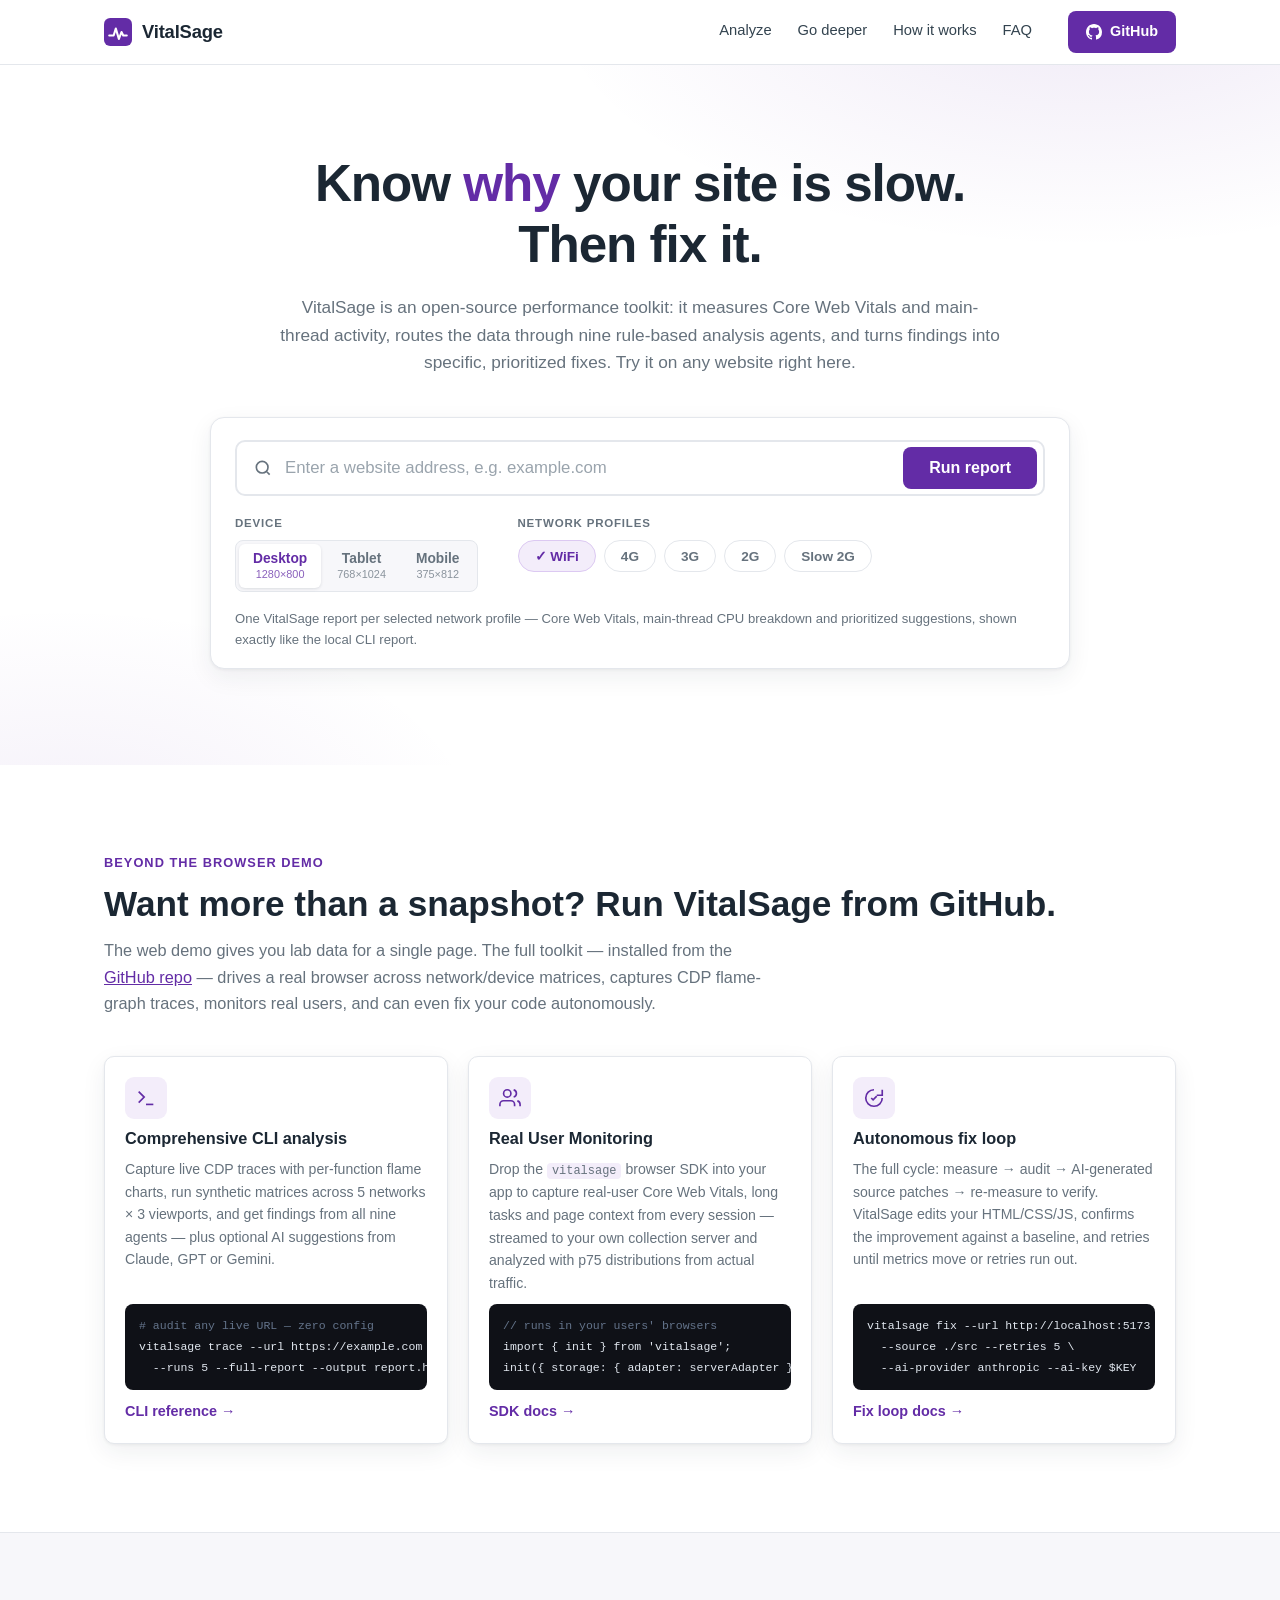
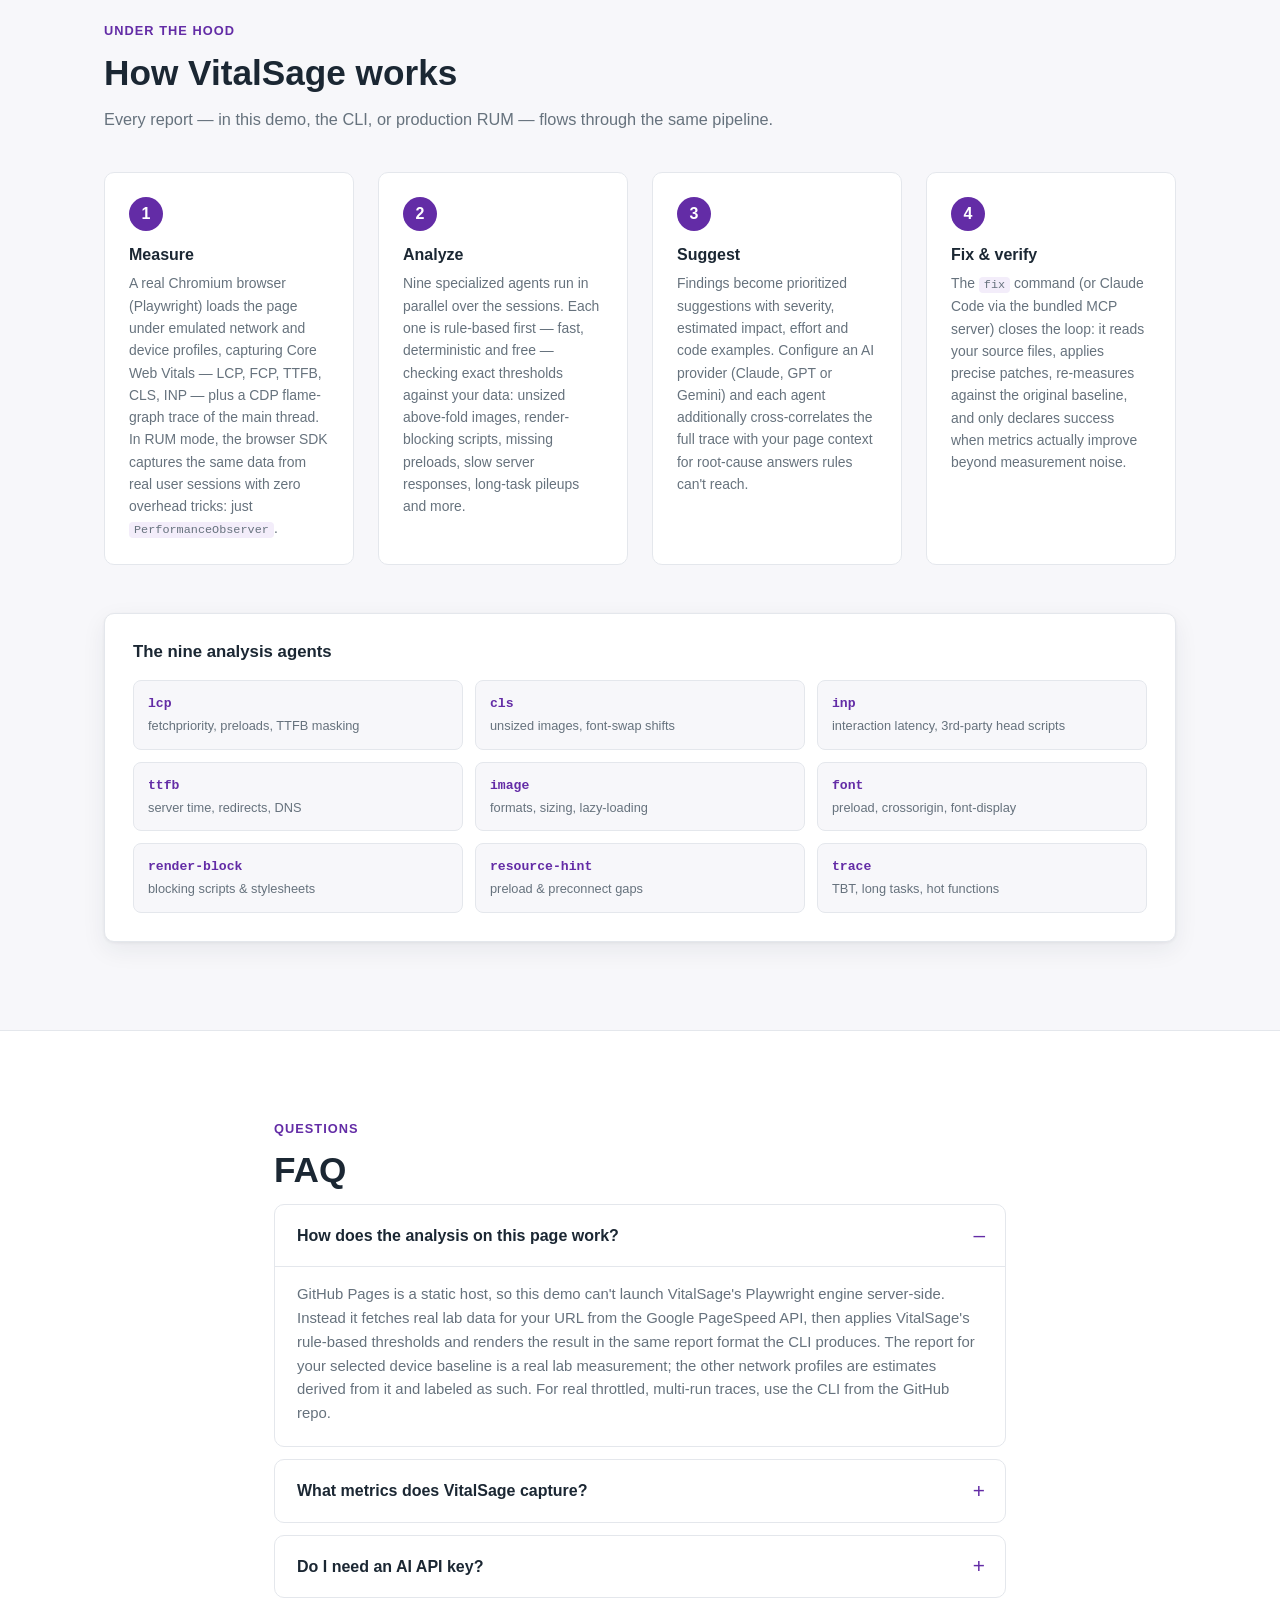
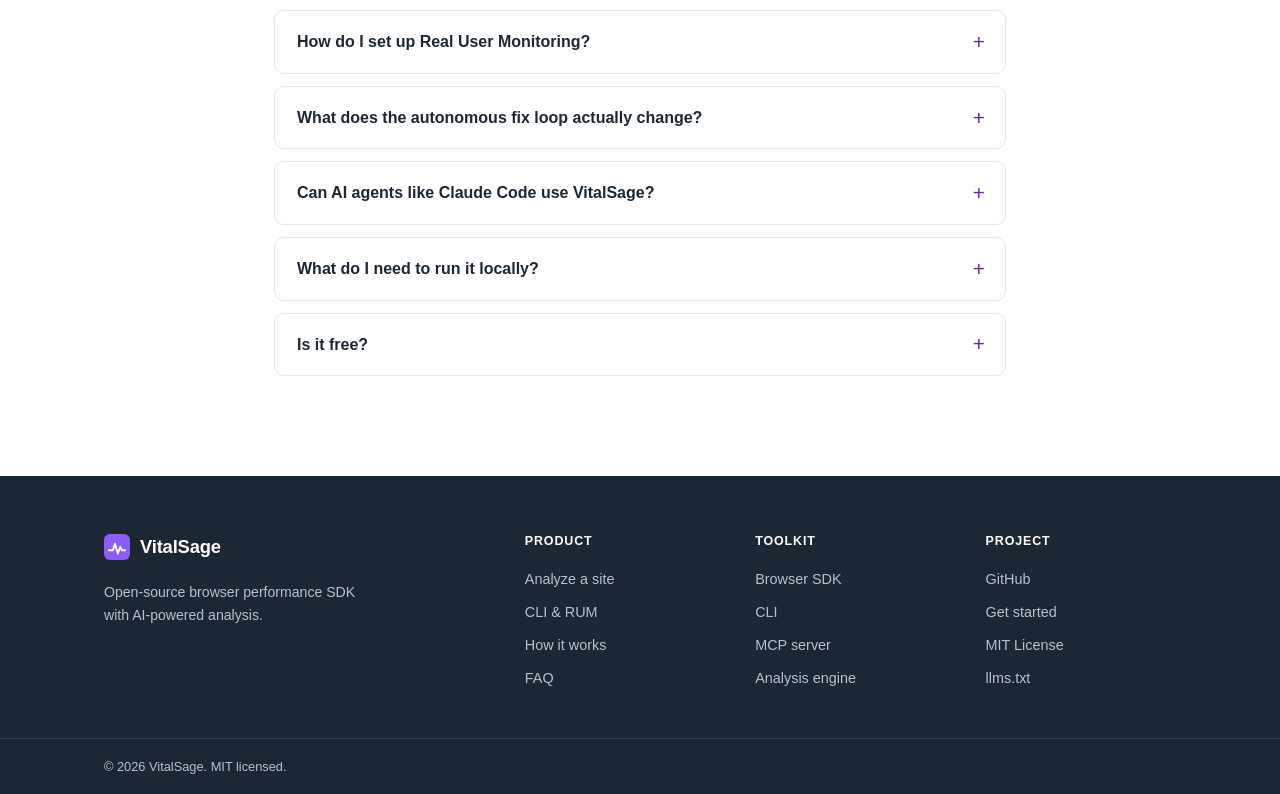
<file: index.html>
<!DOCTYPE html>
<html lang="en">
<head>
<meta charset="UTF-8">
<meta name="viewport" content="width=device-width, initial-scale=1">
<title>VitalSage — Open-source performance analysis with AI-powered fixes</title>
<meta name="description" content="Run VitalSage on any website: Core Web Vitals, main-thread analysis and actionable suggestions. Open-source SDK, CLI and autonomous fix loop.">
<meta name="keywords" content="Core Web Vitals, web performance, LCP, CLS, INP, TTFB, FCP, Lighthouse, performance monitoring, open source, RUM, real user monitoring, PageSpeed">
<meta name="author" content="VitalSage">
<meta name="robots" content="index, follow, max-image-preview:large">
<meta name="theme-color" content="#632CA6">
<link rel="canonical" href="https://marinaageeva14.github.io/vitalsage-site/">

<!-- Open Graph -->
<meta property="og:type" content="website">
<meta property="og:site_name" content="VitalSage">
<meta property="og:url" content="https://marinaageeva14.github.io/vitalsage-site/">
<meta property="og:title" content="VitalSage — Open-source performance analysis with AI-powered fixes">
<meta property="og:description" content="Run VitalSage on any website: Core Web Vitals, main-thread analysis and actionable suggestions. Open-source SDK, CLI and autonomous fix loop.">
<meta property="og:image" content="https://marinaageeva14.github.io/vitalsage-site/og-image.png">
<meta property="og:image:width" content="1200">
<meta property="og:image:height" content="630">
<meta property="og:image:alt" content="VitalSage — Know why your site is slow. Then fix it.">

<!-- Twitter -->
<meta name="twitter:card" content="summary_large_image">
<meta name="twitter:title" content="VitalSage — Open-source performance analysis with AI-powered fixes">
<meta name="twitter:description" content="Run VitalSage on any website: Core Web Vitals, main-thread analysis and actionable suggestions. Open-source SDK, CLI and autonomous fix loop.">
<meta name="twitter:image" content="https://marinaageeva14.github.io/vitalsage-site/og-image.png">

<link rel="icon" href="data:image/svg+xml,%3Csvg xmlns='http://www.w3.org/2000/svg' viewBox='0 0 32 32'%3E%3Crect width='32' height='32' rx='7' fill='%23632CA6'/%3E%3Cpath d='M6 20 L11 20 L13.5 12 L17 24 L20 16 L22 20 L26 20' stroke='%23fff' stroke-width='2.4' fill='none' stroke-linecap='round' stroke-linejoin='round'/%3E%3C/svg%3E">
<link rel="stylesheet" href="styles.css">

<!-- Structured data: helps Google understand the app + FAQ -->
<script type="application/ld+json">
{
  "@context": "https://schema.org",
  "@graph": [
    {
      "@type": "SoftwareApplication",
      "name": "VitalSage",
      "applicationCategory": "DeveloperApplication",
      "operatingSystem": "Cross-platform",
      "description": "Open-source browser performance SDK with AI-powered analysis. Captures real-user Core Web Vitals and main-thread traces, then routes findings through rule-based agents and an optional LLM for actionable suggestions.",
      "url": "https://marinaageeva14.github.io/vitalsage-site/",
      "codeRepository": "https://github.com/marinaageeva14/vitalsage",
      "license": "https://opensource.org/licenses/MIT",
      "offers": { "@type": "Offer", "price": "0", "priceCurrency": "USD" }
    },
    {
      "@type": "FAQPage",
      "mainEntity": [
        {
          "@type": "Question",
          "name": "What metrics does VitalSage capture?",
          "acceptedAnswer": { "@type": "Answer", "text": "All Core Web Vitals — LCP, FCP, TTFB, CLS and INP — rated against Google CrUX thresholds, plus main-thread trace metrics: Total Blocking Time, long-task counts, JS execute/compile time, rendering time, forced layouts, style recalcs, DOM node counts, JS heap and a per-function CPU flame chart." }
        },
        {
          "@type": "Question",
          "name": "Do I need an AI API key?",
          "acceptedAnswer": { "@type": "Answer", "text": "No. VitalSage works fully without an LLM — the nine agents are rule-based and produce data-driven findings on their own. An API key from Anthropic, OpenAI or Gemini is optional and adds deeper suggestions plus the autonomous fix loop." }
        },
        {
          "@type": "Question",
          "name": "Is VitalSage free?",
          "acceptedAnswer": { "@type": "Answer", "text": "Yes — VitalSage is fully open source under the MIT license. The only optional cost is your own AI provider key if you enable AI-enhanced suggestions or the fix loop." }
        }
      ]
    }
  ]
}
</script>
<link rel="llms" type="text/plain" href="https://zmist.vercel.app//s/39f433ea0639532ae074ff12/llms.txt">
</head>
<body>

<!-- ============ NAV ============ -->
<header class="nav">
  <div class="nav-inner">
    <a href="#top" class="brand">
      <svg viewBox="0 0 32 32" width="28" height="28" aria-hidden="true">
        <rect width="32" height="32" rx="7" fill="#632CA6"/>
        <path d="M6 20 L11 20 L13.5 12 L17 24 L20 16 L22 20 L26 20" stroke="#fff" stroke-width="2.4" fill="none" stroke-linecap="round" stroke-linejoin="round"/>
      </svg>
      <span>VitalSage</span>
    </a>
    <nav class="nav-links">
      <a href="#analyze">Analyze</a>
      <a href="#advanced">Go deeper</a>
      <a href="#how-it-works">How it works</a>
      <a href="#faq">FAQ</a>
    </nav>
    <a class="btn btn-primary nav-cta" href="https://github.com/marinaageeva14/vitalsage" target="_blank" rel="noopener">
      <svg viewBox="0 0 16 16" width="16" height="16" fill="currentColor" aria-hidden="true"><path d="M8 0C3.58 0 0 3.58 0 8c0 3.54 2.29 6.53 5.47 7.59.4.07.55-.17.55-.38 0-.19-.01-.82-.01-1.49-2.01.37-2.53-.49-2.69-.94-.09-.23-.48-.94-.82-1.13-.28-.15-.68-.52-.01-.53.63-.01 1.08.58 1.23.82.72 1.21 1.87.87 2.33.66.07-.52.28-.87.51-1.07-1.78-.2-3.64-.89-3.64-3.95 0-.87.31-1.59.82-2.15-.08-.2-.36-1.02.08-2.12 0 0 .67-.21 2.2.82.64-.18 1.32-.27 2-.27s1.36.09 2 .27c1.53-1.04 2.2-.82 2.2-.82.44 1.1.16 1.92.08 2.12.51.56.82 1.27.82 2.15 0 3.07-1.87 3.75-3.65 3.95.29.25.54.73.54 1.48 0 1.07-.01 1.93-.01 2.2 0 .21.15.46.55.38A8.01 8.01 0 0 0 16 8c0-4.42-3.58-8-8-8z"/></svg>
      GitHub
    </a>
  </div>
</header>

<main id="top">

<!-- ============ HERO / ANALYZE ============ -->
<section class="hero" id="analyze">
  <div class="hero-glow" aria-hidden="true"></div>
  <div class="container">
    <h1>Know <em>why</em> your site is slow.<br>Then fix it.</h1>
    <p class="hero-sub">
      VitalSage is an open-source performance toolkit: it measures Core Web Vitals and main-thread
      activity, routes the data through nine rule-based analysis agents, and turns findings into
      specific, prioritized fixes. Try it on any website right here.
    </p>

    <form class="search-card" id="analyze-form">
      <div class="search-row">
        <svg class="search-icon" viewBox="0 0 24 24" width="20" height="20" fill="none" stroke="currentColor" stroke-width="2" aria-hidden="true"><circle cx="11" cy="11" r="7"/><path d="m20 20-3.5-3.5"/></svg>
        <input type="text" id="url-input" placeholder="Enter a website address, e.g. example.com" autocomplete="url" spellcheck="false" required>
        <button type="submit" class="btn btn-primary btn-lg" id="analyze-btn">Run report</button>
      </div>

      <div class="config-row">
        <div class="config-group">
          <span class="config-label">Device</span>
          <div class="seg" id="device-seg" role="tablist" aria-label="Device profile">
            <button type="button" class="seg-btn active" data-device="desktop" role="tab" aria-selected="true">Desktop <small>1280×800</small></button>
            <button type="button" class="seg-btn" data-device="tablet" role="tab" aria-selected="false">Tablet <small>768×1024</small></button>
            <button type="button" class="seg-btn" data-device="mobile" role="tab" aria-selected="false">Mobile <small>375×812</small></button>
          </div>
        </div>
        <div class="config-group">
          <span class="config-label">Network profiles</span>
          <div class="chips" id="network-chips">
            <button type="button" class="chip active" data-network="wifi">WiFi</button>
            <button type="button" class="chip" data-network="4g">4G</button>
            <button type="button" class="chip" data-network="3g">3G</button>
            <button type="button" class="chip" data-network="2g">2G</button>
            <button type="button" class="chip" data-network="slow-2g">Slow 2G</button>
          </div>
        </div>
      </div>
      <p class="search-hint">
        One VitalSage report per selected network profile — Core Web Vitals, main-thread CPU breakdown
        and prioritized suggestions, shown exactly like the local CLI report.
      </p>
    </form>
  </div>
</section>

<!-- ============ GO DEEPER ============ -->
<section class="section" id="advanced">
  <div class="container">
    <p class="kicker">Beyond the browser demo</p>
    <h2>Want more than a snapshot? Run VitalSage from GitHub.</h2>
    <p class="section-sub">
      The web demo gives you lab data for a single page. The full toolkit — installed from the
      <a href="https://github.com/marinaageeva14/vitalsage" target="_blank" rel="noopener">GitHub repo</a> —
      drives a real browser across network/device matrices, captures CDP flame-graph traces, monitors
      real users, and can even fix your code autonomously.
    </p>

    <div class="cards-3">
      <article class="card">
        <div class="card-icon" aria-hidden="true">
          <svg viewBox="0 0 24 24" width="22" height="22" fill="none" stroke="currentColor" stroke-width="1.8"><path d="m4 17 6-6-6-6"/><path d="M12 19h8"/></svg>
        </div>
        <h3>Comprehensive CLI analysis</h3>
        <p>
          Capture live CDP traces with per-function flame charts, run synthetic matrices across
          5 networks × 3 viewports, and get findings from all nine agents — plus optional AI
          suggestions from Claude, GPT or Gemini.
        </p>
        <pre class="snippet"><code><span class="c"># audit any live URL — zero config</span>
vitalsage trace --url https://example.com \
  --runs 5 --full-report --output report.html</code></pre>
        <a class="card-link" href="https://github.com/marinaageeva14/vitalsage#cli--vitalsage" target="_blank" rel="noopener">CLI reference →</a>
      </article>

      <article class="card">
        <div class="card-icon" aria-hidden="true">
          <svg viewBox="0 0 24 24" width="22" height="22" fill="none" stroke="currentColor" stroke-width="1.8"><path d="M17 21v-2a4 4 0 0 0-4-4H5a4 4 0 0 0-4 4v2"/><circle cx="9" cy="7" r="4"/><path d="M23 21v-2a4 4 0 0 0-3-3.87"/><path d="M16 3.13a4 4 0 0 1 0 7.75"/></svg>
        </div>
        <h3>Real User Monitoring</h3>
        <p>
          Drop the <code>vitalsage</code> browser SDK into your app to capture real-user Core Web
          Vitals, long tasks and page context from every session — streamed to your own collection
          server and analyzed with p75 distributions from actual traffic.
        </p>
        <pre class="snippet"><code><span class="c">// runs in your users' browsers</span>
import { init } from 'vitalsage';
init({ storage: { adapter: serverAdapter } });</code></pre>
        <a class="card-link" href="https://github.com/marinaageeva14/vitalsage#browser-sdk--vitalsage" target="_blank" rel="noopener">SDK docs →</a>
      </article>

      <article class="card">
        <div class="card-icon" aria-hidden="true">
          <svg viewBox="0 0 24 24" width="22" height="22" fill="none" stroke="currentColor" stroke-width="1.8"><path d="M21 12a9 9 0 1 1-9-9"/><path d="M21 3v6h-6"/><path d="m9 12 2 2 4-4"/></svg>
        </div>
        <h3>Autonomous fix loop</h3>
        <p>
          The full cycle: measure → audit → AI-generated source patches → re-measure to verify.
          VitalSage edits your HTML/CSS/JS, confirms the improvement against a baseline, and retries
          until metrics move or retries run out.
        </p>
        <pre class="snippet"><code>vitalsage fix --url http://localhost:5173 \
  --source ./src --retries 5 \
  --ai-provider anthropic --ai-key $KEY</code></pre>
        <a class="card-link" href="https://github.com/marinaageeva14/vitalsage#fix" target="_blank" rel="noopener">Fix loop docs →</a>
      </article>
    </div>
  </div>
</section>

<!-- ============ HOW IT WORKS ============ -->
<section class="section section-alt" id="how-it-works">
  <div class="container">
    <p class="kicker">Under the hood</p>
    <h2>How VitalSage works</h2>
    <p class="section-sub">
      Every report — in this demo, the CLI, or production RUM — flows through the same pipeline.
    </p>

    <div class="steps">
      <div class="step">
        <div class="step-num">1</div>
        <h3>Measure</h3>
        <p>
          A real Chromium browser (Playwright) loads the page under emulated network and device
          profiles, capturing Core Web Vitals — LCP, FCP, TTFB, CLS, INP — plus a CDP flame-graph
          trace of the main thread. In RUM mode, the browser SDK captures the same data from real
          user sessions with zero overhead tricks: just <code>PerformanceObserver</code>.
        </p>
      </div>
      <div class="step">
        <div class="step-num">2</div>
        <h3>Analyze</h3>
        <p>
          Nine specialized agents run in parallel over the sessions. Each one is rule-based first —
          fast, deterministic and free — checking exact thresholds against your data: unsized
          above-fold images, render-blocking scripts, missing preloads, slow server responses,
          long-task pileups and more.
        </p>
      </div>
      <div class="step">
        <div class="step-num">3</div>
        <h3>Suggest</h3>
        <p>
          Findings become prioritized suggestions with severity, estimated impact, effort and code
          examples. Configure an AI provider (Claude, GPT or Gemini) and each agent additionally
          cross-correlates the full trace with your page context for root-cause answers rules can't
          reach.
        </p>
      </div>
      <div class="step">
        <div class="step-num">4</div>
        <h3>Fix &amp; verify</h3>
        <p>
          The <code>fix</code> command (or Claude Code via the bundled MCP server) closes the loop:
          it reads your source files, applies precise patches, re-measures against the original
          baseline, and only declares success when metrics actually improve beyond measurement noise.
        </p>
      </div>
    </div>

    <div class="agents-panel">
      <h3>The nine analysis agents</h3>
      <div class="agents-grid">
        <div class="agent"><b>lcp</b><span>fetchpriority, preloads, TTFB masking</span></div>
        <div class="agent"><b>cls</b><span>unsized images, font-swap shifts</span></div>
        <div class="agent"><b>inp</b><span>interaction latency, 3rd-party head scripts</span></div>
        <div class="agent"><b>ttfb</b><span>server time, redirects, DNS</span></div>
        <div class="agent"><b>image</b><span>formats, sizing, lazy-loading</span></div>
        <div class="agent"><b>font</b><span>preload, crossorigin, font-display</span></div>
        <div class="agent"><b>render-block</b><span>blocking scripts &amp; stylesheets</span></div>
        <div class="agent"><b>resource-hint</b><span>preload &amp; preconnect gaps</span></div>
        <div class="agent"><b>trace</b><span>TBT, long tasks, hot functions</span></div>
      </div>
    </div>
  </div>
</section>

<!-- ============ FAQ ============ -->
<section class="section" id="faq">
  <div class="container container-narrow">
    <p class="kicker">Questions</p>
    <h2>FAQ</h2>

    <details class="faq-item" open>
      <summary>How does the analysis on this page work?</summary>
      <p>
        GitHub Pages is a static host, so this demo can't launch VitalSage's Playwright engine
        server-side. Instead it fetches real lab data for your URL from the Google PageSpeed API,
        then applies VitalSage's rule-based thresholds and renders the result in the same report
        format the CLI produces. The report for your selected device baseline is a real lab
        measurement; the other network profiles are estimates derived from it and labeled as such.
        For real throttled, multi-run traces, use the CLI from the GitHub repo.
      </p>
    </details>

    <details class="faq-item">
      <summary>What metrics does VitalSage capture?</summary>
      <p>
        All Core Web Vitals — LCP, FCP, TTFB, CLS and INP — rated against Google CrUX thresholds,
        plus main-thread trace metrics: Total Blocking Time, long-task counts, JS execute/compile
        time, rendering time, forced layouts, style recalcs, DOM node counts, JS heap and (with
        <code>--full-report</code>) a per-function CPU flame chart.
      </p>
    </details>

    <details class="faq-item">
      <summary>Do I need an AI API key?</summary>
      <p>
        No. VitalSage works fully without an LLM — the nine agents are rule-based and produce
        data-driven findings on their own. An API key (Anthropic, OpenAI or Gemini, or any
        OpenAI-compatible endpoint) is optional and adds deeper, cross-correlated suggestions plus
        the autonomous <code>fix</code> loop.
      </p>
    </details>

    <details class="faq-item">
      <summary>How do I set up Real User Monitoring?</summary>
      <p>
        Install the <code>vitalsage</code> npm package, call <code>init()</code> with a storage
        adapter that posts interactions to your collection server (a reference Express + SQLite
        server ships in the repo), and query <code>/api/audit</code> for streaming analysis of real
        traffic. The README has copy-paste integrations for vanilla JS, React and Next.js.
      </p>
    </details>

    <details class="faq-item">
      <summary>What does the autonomous fix loop actually change?</summary>
      <p>
        <code>vitalsage fix</code> reads your source directory, asks the AI for precise
        search/replace patches targeting the top-priority finding, applies them, and re-measures the
        page against a pre-change baseline. Safety rails: max 5 patches per attempt, capped file
        reading, a required <code>--retries</code> budget, and an improvement threshold so
        measurement noise never counts as success.
      </p>
    </details>

    <details class="faq-item">
      <summary>Can AI agents like Claude Code use VitalSage?</summary>
      <p>
        Yes — the repo ships an MCP server (<code>vitalsage-mcp</code>) exposing six tools:
        measure, analyze, real-user data fetch, before/after comparison, full route audit and a DOM
        inspector. Point Claude Code at a URL and it will loop measure → analyze → edit code →
        verify on its own.
      </p>
    </details>

    <details class="faq-item">
      <summary>What do I need to run it locally?</summary>
      <p>
        Node.js 20–22 and pnpm ≥ 9. Clone the repo, <code>pnpm install &amp;&amp; pnpm build</code>,
        and either use your installed Chrome/Edge (automatic fallback) or download the bundled
        Chromium. Pages behind login work too, via <code>--browser-channel chrome</code> with a
        persistent profile.
      </p>
    </details>

    <details class="faq-item">
      <summary>Is it free?</summary>
      <p>
        Yes — VitalSage is fully open source under the MIT license. The only optional cost is your
        own AI provider key if you enable AI-enhanced suggestions or the fix loop.
      </p>
    </details>
  </div>
</section>

</main>

<!-- ============ FOOTER ============ -->
<footer class="footer">
  <div class="container footer-grid">
    <div class="footer-brand">
      <a href="#top" class="brand brand-light">
        <svg viewBox="0 0 32 32" width="26" height="26" aria-hidden="true">
          <rect width="32" height="32" rx="7" fill="#8b5cf6"/>
          <path d="M6 20 L11 20 L13.5 12 L17 24 L20 16 L22 20 L26 20" stroke="#fff" stroke-width="2.4" fill="none" stroke-linecap="round" stroke-linejoin="round"/>
        </svg>
        <span>VitalSage</span>
      </a>
      <p>Open-source browser performance SDK with AI-powered analysis.</p>
    </div>
    <div class="footer-col">
      <h4>Product</h4>
      <a href="#analyze">Analyze a site</a>
      <a href="#advanced">CLI &amp; RUM</a>
      <a href="#how-it-works">How it works</a>
      <a href="#faq">FAQ</a>
    </div>
    <div class="footer-col">
      <h4>Toolkit</h4>
      <a href="https://github.com/marinaageeva14/vitalsage#browser-sdk--vitalsage" target="_blank" rel="noopener">Browser SDK</a>
      <a href="https://github.com/marinaageeva14/vitalsage#cli--vitalsage" target="_blank" rel="noopener">CLI</a>
      <a href="https://github.com/marinaageeva14/vitalsage#mcp-server--vitalsage-mcp" target="_blank" rel="noopener">MCP server</a>
      <a href="https://github.com/marinaageeva14/vitalsage#analysis-engine--vitalsage-analysis" target="_blank" rel="noopener">Analysis engine</a>
    </div>
    <div class="footer-col">
      <h4>Project</h4>
      <a href="https://github.com/marinaageeva14/vitalsage" target="_blank" rel="noopener">GitHub</a>
      <a href="https://github.com/marinaageeva14/vitalsage#get-started" target="_blank" rel="noopener">Get started</a>
      <a href="https://github.com/marinaageeva14/vitalsage/blob/main/LICENSE" target="_blank" rel="noopener">MIT License</a>
      <a href="https://zmist.vercel.app//s/39f433ea0639532ae074ff12/llms.txt">llms.txt</a>
    </div>
  </div>
  <div class="footer-bottom">
    <div class="container">
      <span>© 2026 VitalSage. MIT licensed.</span>
    </div>
  </div>
</footer>

<!-- ============ REPORT MODAL ============ -->
<div class="modal-overlay" id="report-modal" hidden>
  <div class="modal" role="dialog" aria-modal="true" aria-labelledby="modal-title">
    <div class="modal-head">
      <div>
        <div class="modal-title" id="modal-title">VitalSage Analysis Report</div>
        <div class="modal-sub" id="modal-sub"></div>
      </div>
      <button class="modal-close" id="modal-close" aria-label="Close report">&times;</button>
    </div>
    <div class="modal-tabs" id="modal-tabs" hidden></div>
    <div class="modal-body" id="modal-body"></div>
  </div>
</div>

<script src="config.js"></script>
<script src="app.js"></script>
</body>
</html>
</file>
<file: styles.css>
/* ============================================================
   VitalSage landing — Datadog-inspired: white base, purple
   primary (#632CA6), dark navy footer, clean cards.
   ============================================================ */

:root {
  --purple:        #632CA6;
  --purple-hover:  #55238f;
  --purple-soft:   #f3edfa;
  --purple-border: #dcc9f2;
  --ink:           #1b2733;
  --text:          #33434f;
  --muted:         #66727d;
  --bg:            #ffffff;
  --bg-alt:        #f7f7fa;
  --border:        #e4e7ec;
  --navy:          #1b2733;
  --good:          #22c55e;
  --warn:          #f59e0b;
  --crit:          #ef4444;
  --radius:        10px;
  --shadow:        0 1px 3px rgba(27, 39, 51, 0.06), 0 8px 24px rgba(27, 39, 51, 0.07);
  --font: "Inter", -apple-system, BlinkMacSystemFont, "Segoe UI", Roboto, Helvetica, Arial, sans-serif;
  --mono: "JetBrains Mono", "SF Mono", "Fira Code", Menlo, Consolas, monospace;
}

*, *::before, *::after { box-sizing: border-box; margin: 0; padding: 0; }

html { scroll-behavior: smooth; }

body {
  font-family: var(--font);
  color: var(--text);
  background: var(--bg);
  line-height: 1.6;
  -webkit-font-smoothing: antialiased;
}

section[id], main[id] { scroll-margin-top: 76px; }

.container { max-width: 1120px; margin: 0 auto; padding: 0 24px; }
.container-narrow { max-width: 780px; }

h1, h2, h3 { color: var(--ink); line-height: 1.2; font-weight: 700; }
h2 { font-size: clamp(1.6rem, 3vw, 2.2rem); margin-bottom: 12px; }
a { color: var(--purple); }

code {
  font-family: var(--mono);
  font-size: 0.85em;
  background: var(--purple-soft);
  border-radius: 4px;
  padding: 1px 5px;
}

.kicker {
  color: var(--purple);
  font-weight: 700;
  font-size: 0.8rem;
  text-transform: uppercase;
  letter-spacing: 0.08em;
  margin-bottom: 10px;
}

.section-sub { max-width: 680px; color: var(--muted); margin-bottom: 40px; font-size: 1.02rem; }

/* ---------- buttons ---------- */
.btn {
  display: inline-flex;
  align-items: center;
  gap: 8px;
  border: none;
  border-radius: 8px;
  font-family: inherit;
  font-weight: 600;
  font-size: 0.9rem;
  padding: 9px 18px;
  cursor: pointer;
  text-decoration: none;
  transition: background 0.15s ease, transform 0.1s ease;
  white-space: nowrap;
}
.btn-primary { background: var(--purple); color: #fff; }
.btn-primary:hover { background: var(--purple-hover); }
.btn-primary:disabled { opacity: 0.55; cursor: wait; }
.btn-lg { padding: 12px 26px; font-size: 1rem; }

/* ---------- nav ---------- */
.nav {
  position: sticky;
  top: 0;
  z-index: 100;
  background: rgba(255, 255, 255, 0.92);
  backdrop-filter: blur(10px);
  border-bottom: 1px solid var(--border);
}
.nav-inner {
  max-width: 1120px;
  margin: 0 auto;
  padding: 0 24px;
  height: 64px;
  display: flex;
  align-items: center;
  gap: 32px;
}
.brand {
  display: inline-flex;
  align-items: center;
  gap: 10px;
  font-weight: 800;
  font-size: 1.15rem;
  color: var(--ink);
  text-decoration: none;
  letter-spacing: -0.01em;
}
.nav-links { display: flex; gap: 26px; margin-left: auto; }
.nav-links a {
  color: var(--text);
  text-decoration: none;
  font-weight: 500;
  font-size: 0.92rem;
  padding: 4px 0;
  border-bottom: 2px solid transparent;
  transition: color 0.15s ease, border-color 0.15s ease;
}
.nav-links a:hover { color: var(--purple); border-bottom-color: var(--purple); }
.nav-cta { margin-left: 4px; }

/* ---------- hero ---------- */
.hero {
  position: relative;
  overflow: hidden;
  padding: 88px 0 96px;
  background:
    radial-gradient(900px 420px at 85% -10%, rgba(99, 44, 166, 0.10), transparent 60%),
    radial-gradient(700px 380px at 5% 110%, rgba(99, 44, 166, 0.07), transparent 60%),
    var(--bg);
  text-align: center;
}
.hero h1 {
  font-size: clamp(2rem, 5vw, 3.2rem);
  letter-spacing: -0.02em;
  margin-bottom: 18px;
}
.hero h1 em { font-style: normal; color: var(--purple); }
.hero-sub {
  max-width: 720px;
  margin: 0 auto 40px;
  color: var(--muted);
  font-size: 1.08rem;
}

.search-card {
  max-width: 860px;
  margin: 0 auto;
  background: #fff;
  border: 1px solid var(--border);
  border-radius: 14px;
  box-shadow: var(--shadow);
  padding: 22px 24px 18px;
  text-align: left;
}
.search-row {
  display: flex;
  align-items: center;
  gap: 12px;
  border: 2px solid var(--border);
  border-radius: 10px;
  padding: 4px 6px 4px 16px;
  transition: border-color 0.15s ease, box-shadow 0.15s ease;
}
.search-row:focus-within {
  border-color: var(--purple);
  box-shadow: 0 0 0 4px rgba(99, 44, 166, 0.12);
}
.search-icon { color: var(--muted); flex-shrink: 0; }
#url-input {
  flex: 1;
  min-width: 0;
  border: none;
  outline: none;
  font-family: inherit;
  font-size: 1.05rem;
  color: var(--ink);
  padding: 12px 0;
  background: transparent;
}
#url-input::placeholder { color: #9aa4ad; }

.config-row {
  display: flex;
  flex-wrap: wrap;
  gap: 20px 40px;
  margin-top: 18px;
}
.config-group { display: flex; flex-direction: column; gap: 8px; }
.config-label {
  font-size: 0.72rem;
  font-weight: 700;
  text-transform: uppercase;
  letter-spacing: 0.07em;
  color: var(--muted);
}

.seg {
  display: inline-flex;
  background: var(--bg-alt);
  border: 1px solid var(--border);
  border-radius: 8px;
  padding: 3px;
  gap: 2px;
}
.seg-btn {
  border: none;
  background: transparent;
  font-family: inherit;
  font-size: 0.86rem;
  font-weight: 600;
  color: var(--muted);
  padding: 7px 14px;
  border-radius: 6px;
  cursor: pointer;
  display: flex;
  flex-direction: column;
  align-items: center;
  line-height: 1.2;
  transition: background 0.15s ease, color 0.15s ease;
}
.seg-btn small { font-weight: 400; font-size: 0.68rem; opacity: 0.75; }
.seg-btn:hover { color: var(--ink); }
.seg-btn.active { background: #fff; color: var(--purple); box-shadow: 0 1px 3px rgba(27,39,51,0.12); }

.chips { display: flex; flex-wrap: wrap; gap: 8px; }
.chip {
  border: 1px solid var(--border);
  background: #fff;
  font-family: inherit;
  font-size: 0.85rem;
  font-weight: 600;
  color: var(--muted);
  border-radius: 999px;
  padding: 7px 16px;
  cursor: pointer;
  transition: all 0.15s ease;
}
.chip:hover { border-color: var(--purple-border); color: var(--purple); }
.chip.active {
  background: var(--purple-soft);
  border-color: var(--purple-border);
  color: var(--purple);
}
.chip.active::before { content: "✓ "; }

.search-hint {
  margin-top: 16px;
  font-size: 0.82rem;
  color: var(--muted);
}

/* ---------- sections ---------- */
.section { padding: 88px 0; }
.section-alt { background: var(--bg-alt); border-top: 1px solid var(--border); border-bottom: 1px solid var(--border); }

.cards-3 {
  display: grid;
  /* minmax(0, 1fr): a bare 1fr can't shrink below the snippet's
     min-content width, which pushed the grid past the viewport */
  grid-template-columns: repeat(3, minmax(0, 1fr));
  gap: 20px;
}
.card {
  background: #fff;
  border: 1px solid var(--border);
  border-radius: var(--radius);
  box-shadow: var(--shadow);
  padding: 20px;
  min-width: 0;
  display: flex;
  flex-direction: column;
  gap: 10px;
  transition: transform 0.15s ease, box-shadow 0.15s ease;
}
.card:hover { transform: translateY(-3px); box-shadow: 0 4px 6px rgba(27,39,51,0.06), 0 14px 34px rgba(27,39,51,0.1); }
.card h3 { font-size: 1.02rem; }
.card p { font-size: 0.88rem; color: var(--muted); flex: 1; }
.card-icon {
  width: 42px; height: 42px;
  border-radius: 9px;
  background: var(--purple-soft);
  color: var(--purple);
  display: flex; align-items: center; justify-content: center;
}
.card-link { font-weight: 600; font-size: 0.9rem; text-decoration: none; }
.card-link:hover { text-decoration: underline; }

.snippet {
  background: #0f1117;
  border-radius: 8px;
  padding: 12px 14px;
  overflow-x: auto;
  max-width: 100%;
}
.snippet code {
  background: none;
  padding: 0;
  font-family: var(--mono);
  font-size: 0.72rem;
  color: #e2e8f0;
  white-space: pre;
}
.snippet .c { color: #64748b; }

/* ---------- how it works ---------- */
.steps {
  display: grid;
  grid-template-columns: repeat(4, minmax(0, 1fr));
  gap: 24px;
  margin-bottom: 48px;
}
.step {
  background: #fff;
  border: 1px solid var(--border);
  border-radius: var(--radius);
  padding: 24px;
}
.step-num {
  width: 34px; height: 34px;
  border-radius: 50%;
  background: var(--purple);
  color: #fff;
  font-weight: 700;
  display: flex; align-items: center; justify-content: center;
  margin-bottom: 14px;
}
.step h3 { font-size: 1rem; margin-bottom: 8px; }
.step p { font-size: 0.87rem; color: var(--muted); }

.agents-panel {
  background: #fff;
  border: 1px solid var(--border);
  border-radius: var(--radius);
  padding: 28px;
  box-shadow: var(--shadow);
}
.agents-panel h3 { font-size: 1.05rem; margin-bottom: 18px; }
.agents-grid {
  display: grid;
  grid-template-columns: repeat(3, minmax(0, 1fr));
  gap: 12px;
}
.agent {
  background: var(--bg-alt);
  border: 1px solid var(--border);
  border-radius: 8px;
  padding: 12px 14px;
  display: flex;
  flex-direction: column;
  gap: 2px;
}
.agent b { font-family: var(--mono); font-size: 0.82rem; color: var(--purple); }
.agent span { font-size: 0.8rem; color: var(--muted); }

/* ---------- FAQ ---------- */
.faq-item {
  border: 1px solid var(--border);
  border-radius: var(--radius);
  background: #fff;
  margin-bottom: 12px;
  overflow: hidden;
}
.faq-item summary {
  cursor: pointer;
  list-style: none;
  font-weight: 600;
  color: var(--ink);
  padding: 18px 22px;
  position: relative;
  padding-right: 48px;
}
.faq-item summary::-webkit-details-marker { display: none; }
.faq-item summary::after {
  content: "+";
  position: absolute;
  right: 20px;
  top: 50%;
  transform: translateY(-50%);
  font-size: 1.3rem;
  font-weight: 400;
  color: var(--purple);
}
.faq-item[open] summary::after { content: "–"; }
.faq-item[open] summary { border-bottom: 1px solid var(--border); }
.faq-item p { padding: 16px 22px 20px; font-size: 0.93rem; color: var(--muted); }

/* ---------- footer ---------- */
.footer { background: var(--navy); color: #b6c2cc; }
.footer-grid {
  display: grid;
  grid-template-columns: 2fr 1fr 1fr 1fr;
  gap: 40px;
  padding-top: 56px;
  padding-bottom: 48px;
}
.brand-light { color: #fff; }
.footer-brand p { font-size: 0.88rem; margin-top: 14px; max-width: 280px; }
.footer-col { display: flex; flex-direction: column; gap: 10px; }
.footer-col h4 {
  color: #fff;
  font-size: 0.78rem;
  text-transform: uppercase;
  letter-spacing: 0.07em;
  margin-bottom: 6px;
}
.footer-col a { color: #b6c2cc; text-decoration: none; font-size: 0.9rem; }
.footer-col a:hover { color: #fff; }
.footer-bottom { border-top: 1px solid rgba(255,255,255,0.12); padding: 18px 0; font-size: 0.8rem; }
.footer-bottom .container { display: flex; justify-content: space-between; flex-wrap: wrap; gap: 8px; }

/* ============================================================
   REPORT MODAL — dark theme, mirrors the local CLI HTML report
   ============================================================ */
.modal-overlay {
  position: fixed;
  inset: 0;
  z-index: 200;
  background: rgba(15, 17, 23, 0.66);
  backdrop-filter: blur(4px);
  display: flex;
  align-items: center;
  justify-content: center;
  padding: 24px;
}
.modal-overlay[hidden] { display: none; }

.modal {
  background: #0f1117;
  color: #e2e8f0;
  width: min(960px, 100%);
  max-height: calc(100vh - 48px);
  border-radius: 14px;
  border: 1px solid #2d3748;
  display: flex;
  flex-direction: column;
  overflow: hidden;
  box-shadow: 0 24px 80px rgba(0, 0, 0, 0.5);
}
.modal-head {
  display: flex;
  align-items: flex-start;
  justify-content: space-between;
  gap: 16px;
  padding: 20px 24px 16px;
  border-bottom: 1px solid #2d3748;
}
.modal-title { font-size: 1.15rem; font-weight: 700; color: #f8fafc; }
.modal-sub { font-size: 0.82rem; color: #64748b; margin-top: 3px; word-break: break-all; }
.modal-close {
  background: none;
  border: none;
  color: #94a3b8;
  font-size: 1.8rem;
  line-height: 1;
  cursor: pointer;
  padding: 2px 8px;
  border-radius: 6px;
}
.modal-close:hover { color: #fff; background: #1e2130; }

.modal-tabs {
  display: flex;
  gap: 4px;
  padding: 12px 24px 0;
  border-bottom: 1px solid #2d3748;
  overflow-x: auto;
}
.rtab {
  background: none;
  border: none;
  border-bottom: 2px solid transparent;
  color: #94a3b8;
  font-family: inherit;
  font-size: 0.85rem;
  font-weight: 600;
  padding: 8px 14px 10px;
  cursor: pointer;
  white-space: nowrap;
}
.rtab:hover { color: #e2e8f0; }
.rtab.active { color: #a78bfa; border-bottom-color: #8b5cf6; }
.rtab .rtab-note { display: block; font-size: 0.64rem; font-weight: 400; color: #64748b; }

.modal-body { overflow-y: auto; padding: 20px 24px 28px; }

/* loading state */
.loading-wrap { text-align: center; padding: 70px 20px; }
.spinner {
  width: 44px; height: 44px;
  margin: 0 auto 22px;
  border: 4px solid #2d3748;
  border-top-color: #8b5cf6;
  border-radius: 50%;
  animation: spin 0.9s linear infinite;
}
@keyframes spin { to { transform: rotate(360deg); } }
.loading-status { color: #e2e8f0; font-weight: 600; margin-bottom: 6px; }
.loading-detail { color: #64748b; font-size: 0.84rem; }

/* error state */
.error-wrap { text-align: center; padding: 60px 24px; }
.error-wrap h3 { color: #f87171; margin-bottom: 10px; font-size: 1.05rem; }
.error-wrap p { color: #94a3b8; font-size: 0.9rem; max-width: 520px; margin: 0 auto 8px; }
.error-wrap code { background: #1e2130; color: #e2e8f0; }

.key-row {
  display: flex;
  gap: 10px;
  justify-content: center;
  flex-wrap: wrap;
  margin: 14px auto 4px;
  max-width: 520px;
}
.key-row input {
  flex: 1;
  min-width: 220px;
  background: #1e2130;
  border: 1px solid #2d3748;
  border-radius: 8px;
  color: #e2e8f0;
  font-family: var(--mono);
  font-size: 0.82rem;
  padding: 10px 12px;
  outline: none;
}
.key-row input:focus { border-color: #8b5cf6; }

.btn-ghost {
  background: transparent;
  border: 1px solid #2d3748;
  color: #cbd5e1;
}
.btn-ghost:hover { border-color: #8b5cf6; color: #fff; background: rgba(139, 92, 246, 0.1); }

/* report content — class names mirror agent/analysis report-generator */
.report-note {
  font-size: 0.78rem;
  color: #94a3b8;
  background: #1e2130;
  border: 1px solid #2d3748;
  border-radius: 6px;
  padding: 8px 12px;
  margin-bottom: 18px;
}
.report-note a { color: #a78bfa; }
.route-meta { font-size: 0.8rem; color: #64748b; margin-bottom: 16px; }

.distributions { display: flex; flex-wrap: wrap; gap: 12px; margin-bottom: 20px; }
.dist-card {
  background: #161b27;
  border: 1px solid #2d3748;
  border-radius: 6px;
  padding: 10px 14px;
  min-width: 118px;
  flex: 1;
}
.dist-metric { font-size: 0.72rem; font-weight: 600; text-transform: uppercase; letter-spacing: 0.05em; color: #94a3b8; }
.dist-p75 { font-size: 1.15rem; font-weight: 700; margin: 2px 0; }
.dist-rating { font-size: 0.68rem; padding: 2px 7px; border-radius: 9999px; display: inline-block; color: #fff; white-space: nowrap; }
.dist-est { font-size: 0.64rem; color: #64748b; margin-top: 4px; }

.trace-layout { display: flex; gap: 20px; margin-bottom: 20px; align-items: flex-start; flex-wrap: wrap; }
.screenshot-wrap { flex: 0 0 auto; }
.page-screenshot { width: 300px; max-width: 100%; border-radius: 6px; border: 1px solid #2d3748; display: block; }

.trace-panel { flex: 1 1 300px; background: #161b27; border: 1px solid #2d3748; border-radius: 6px; padding: 14px; }
.trace-panel-title { font-size: 0.72rem; font-weight: 700; text-transform: uppercase; letter-spacing: 0.05em; color: #94a3b8; margin-bottom: 4px; }
.trace-panel-caption { font-size: 0.7rem; color: #64748b; margin-bottom: 12px; }
.trace-bar-row { display: flex; align-items: center; gap: 8px; margin-bottom: 8px; font-size: 0.8rem; }
.trace-bar-label { width: 82px; color: #94a3b8; flex-shrink: 0; }
.trace-bar-track { flex: 1; background: #1e2130; border-radius: 3px; height: 8px; overflow: hidden; }
.trace-bar-fill { height: 100%; border-radius: 3px; }
.trace-bar-value { width: 74px; text-align: right; flex-shrink: 0; font-variant-numeric: tabular-nums; }
.trace-kv { display: flex; justify-content: space-between; font-size: 0.8rem; padding: 3px 0; border-bottom: 1px solid #1e2130; }
.trace-kv:last-child { border-bottom: none; }
.trace-kv-label { color: #94a3b8; }
.trace-kv-value { font-variant-numeric: tabular-nums; }

.good { color: #22c55e; }
.warn { color: #f59e0b; }
.crit { color: #ef4444; }
.dim  { color: #64748b; }

.suggestions-title { font-size: 0.95rem; font-weight: 600; color: #f8fafc; margin-bottom: 10px; }
.suggestions { display: flex; flex-direction: column; gap: 12px; }
.suggestion { background: #161b27; border-left: 3px solid; border-radius: 6px; padding: 12px 16px; }
.suggestion-header { display: flex; align-items: center; gap: 8px; margin-bottom: 6px; flex-wrap: wrap; }
.severity-badge { font-size: 0.66rem; font-weight: 700; text-transform: uppercase; padding: 2px 7px; border-radius: 9999px; color: #fff; }
.agent-badge { font-size: 0.66rem; font-family: var(--mono); color: #a78bfa; background: rgba(139, 92, 246, 0.12); padding: 2px 7px; border-radius: 9999px; }
.suggestion-title { font-weight: 600; color: #f1f5f9; font-size: 0.9rem; }
.suggestion-detail { font-size: 0.82rem; color: #94a3b8; margin-bottom: 8px; }
.suggestion-meta { font-size: 0.73rem; color: #64748b; display: flex; gap: 12px; flex-wrap: wrap; }
.learn-more { font-size: 0.78rem; color: #a78bfa; text-decoration: none; margin-top: 6px; display: inline-block; }
.learn-more:hover { text-decoration: underline; }
.no-suggestions { color: #22c55e; font-size: 0.88rem; background: #161b27; border: 1px solid #2d3748; border-radius: 6px; padding: 14px 16px; }

.report-cta {
  margin-top: 22px;
  padding: 14px 16px;
  background: rgba(139, 92, 246, 0.08);
  border: 1px solid rgba(139, 92, 246, 0.3);
  border-radius: 8px;
  font-size: 0.82rem;
  color: #cbd5e1;
}
.report-cta a { color: #a78bfa; font-weight: 600; }
.report-cta code { background: #1e2130; color: #e2e8f0; font-size: 0.78rem; }

/* ---------- responsive ---------- */
@media (max-width: 920px) {
  .cards-3 { grid-template-columns: 1fr; }
  .steps { grid-template-columns: repeat(2, minmax(0, 1fr)); }
  .agents-grid { grid-template-columns: repeat(2, minmax(0, 1fr)); }
  .footer-grid { grid-template-columns: 1fr 1fr; }
}
@media (max-width: 640px) {
  .nav-links { display: none; }
  .hero { padding: 56px 0 64px; }
  .search-row { flex-wrap: wrap; padding: 10px 12px; }
  .search-row .btn { width: 100%; justify-content: center; }
  .steps { grid-template-columns: 1fr; }
  .agents-grid { grid-template-columns: 1fr; }
  .footer-grid { grid-template-columns: 1fr; }
  .section { padding: 60px 0; }
  .modal-overlay { padding: 10px; }
}
</file>
